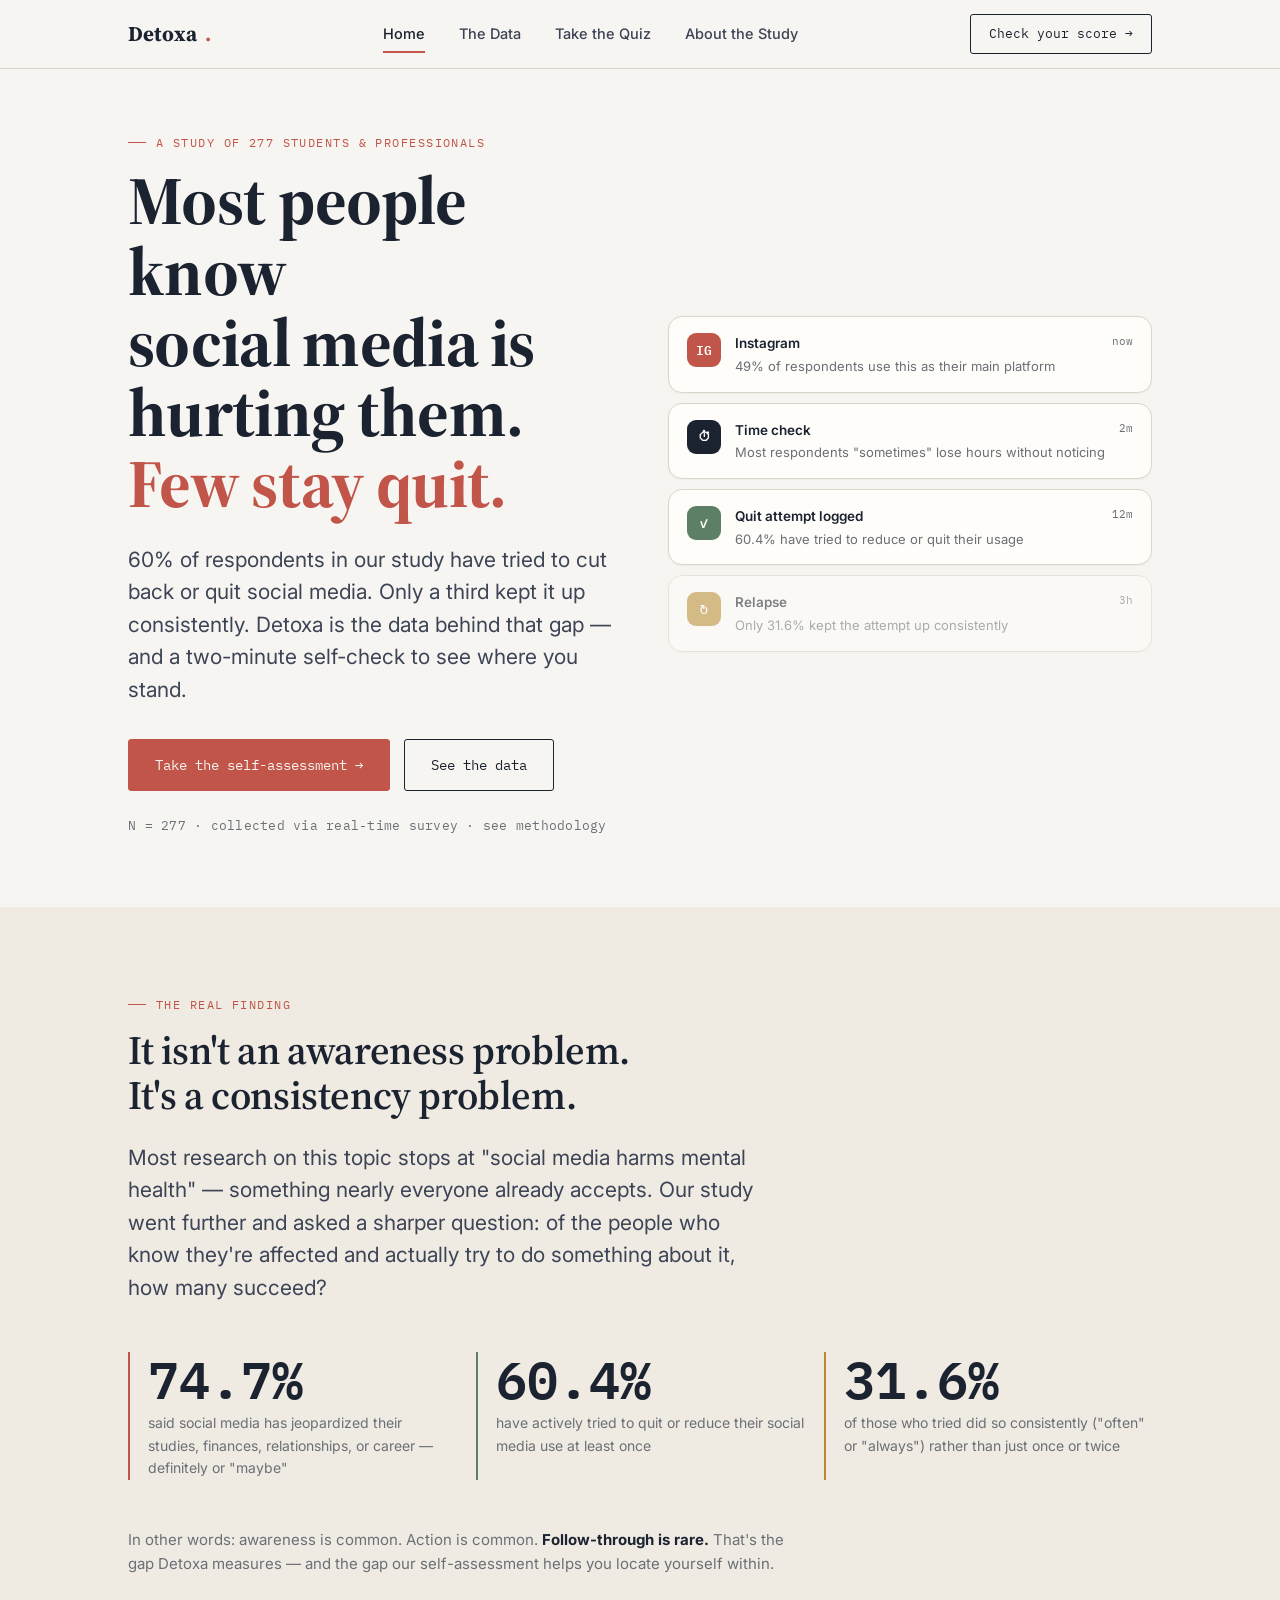
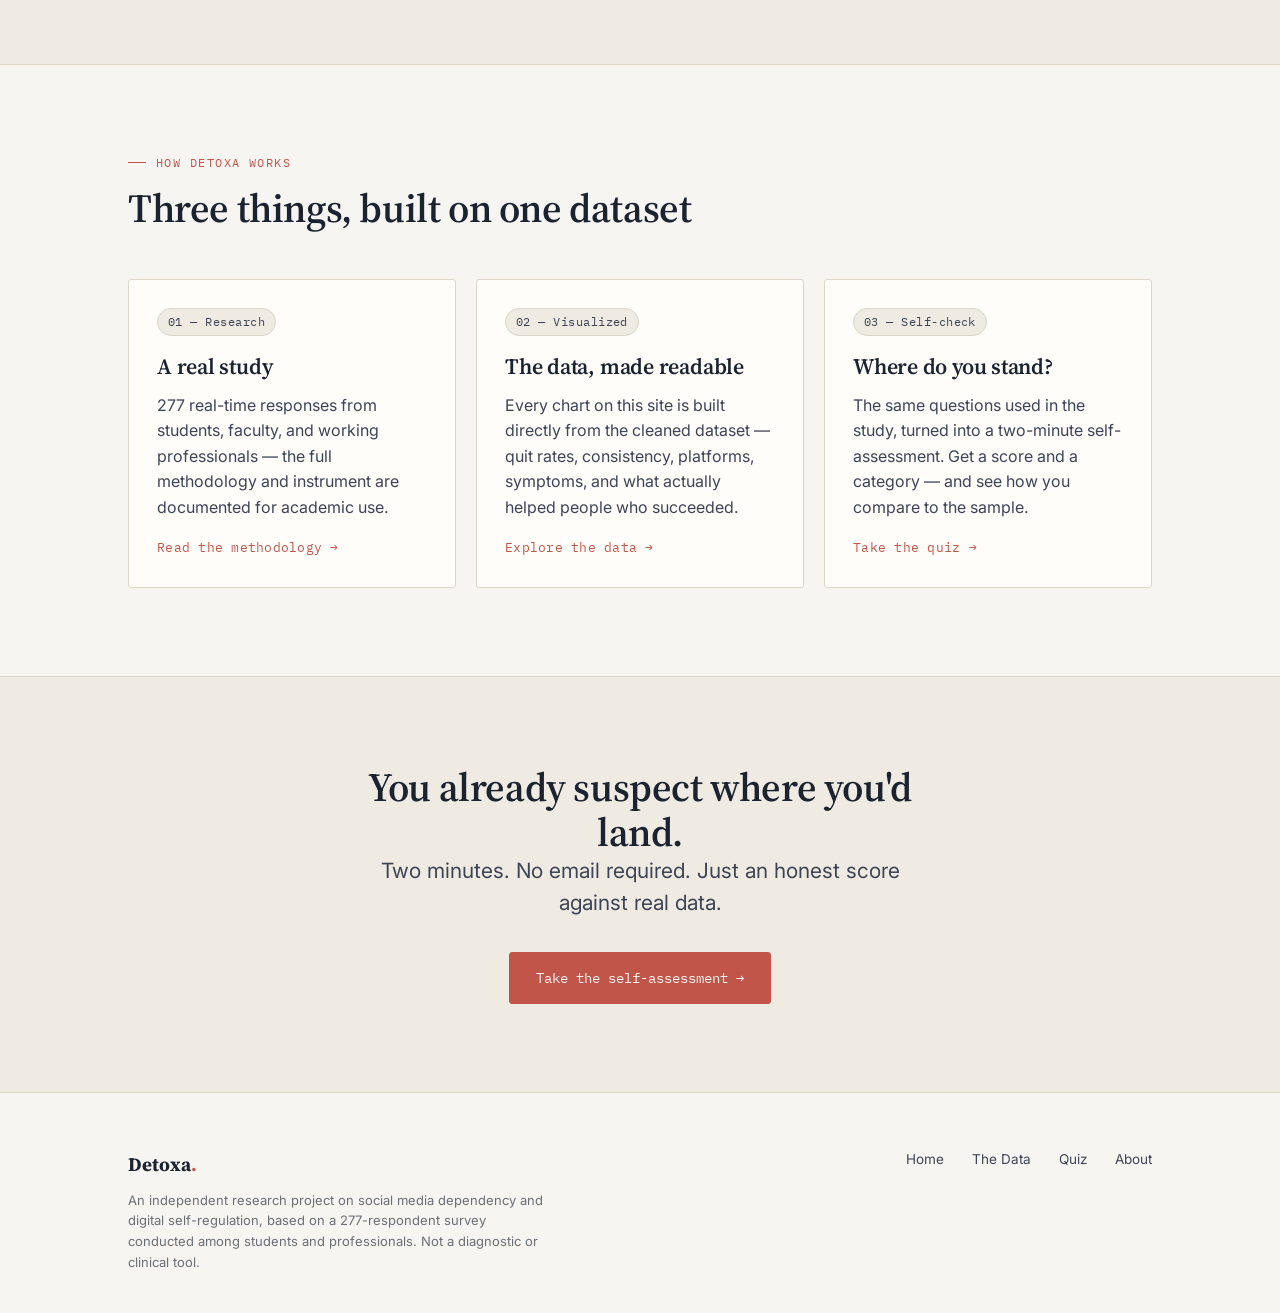
<file: index.html>
<!DOCTYPE html>
<html lang="en">
<head>
<meta charset="UTF-8">
<meta name="viewport" content="width=device-width, initial-scale=1.0">
<title>Detoxa — Are you trying to quit, or just thinking about it?</title>
<meta name="description" content="A research study of 277 students and professionals on social media dependency, quit attempts, and why most attempts don't stick. Take the self-assessment.">
<link rel="preconnect" href="https://fonts.googleapis.com">
<link href="https://fonts.googleapis.com/css2?family=Source+Serif+4:wght@500;600;700&family=Inter:wght@400;500;600;700&family=IBM+Plex+Mono:wght@400;500;600&display=swap" rel="stylesheet">
<link rel="stylesheet" href="css/style.css">
</head>
<body>

<nav class="nav">
  <div class="wrap nav__inner">
    <a href="index.html" class="nav__brand">Detoxa<span class="dot">.</span></a>
    <div class="nav__links">
      <a href="index.html" class="active">Home</a>
      <a href="data.html">The Data</a>
      <a href="quiz.html">Take the Quiz</a>
      <a href="about.html">About the Study</a>
    </div>
    <a href="quiz.html" class="nav__cta">Check your score →</a>
    <button class="nav__toggle">Menu</button>
  </div>
  <div class="nav__mobile">
    <a href="index.html" class="active">Home</a>
    <a href="data.html">The Data</a>
    <a href="quiz.html">Take the Quiz</a>
    <a href="about.html">About the Study</a>
  </div>
</nav>

<!-- ============ HERO ============ -->
<header class="section" style="padding-top:64px; padding-bottom:72px;">
  <div class="wrap">
    <div class="grid-2" style="align-items:center; gap:56px;">
      <div>
        <p class="eyebrow">A study of 277 students &amp; professionals</p>
        <h1>Most people know<br>social media is hurting them.<br><span style="color:var(--clay);">Few stay quit.</span></h1>
        <p class="lede mt-24">
          60% of respondents in our study have tried to cut back or quit social media.
          Only a third kept it up consistently. Detoxa is the data behind that gap —
          and a two-minute self-check to see where you stand.
        </p>
        <div class="mt-32" style="display:flex; gap:14px; flex-wrap:wrap;">
          <a href="quiz.html" class="btn btn--clay">Take the self-assessment →</a>
          <a href="data.html" class="btn btn--ghost">See the data</a>
        </div>
        <p class="cap mt-24">N = 277 · collected via real-time survey · see methodology</p>
      </div>

      <!-- Signature element: locked-screen notification stack -->
      <div class="notif-stack fade-up" aria-hidden="false">
        <div class="notif">
          <div class="notif__icon" style="background:#C1554A;">IG</div>
          <div class="notif__body">
            <div class="notif__title">Instagram</div>
            <div class="notif__text">49% of respondents use this as their main platform</div>
          </div>
          <div class="notif__time">now</div>
        </div>
        <div class="notif">
          <div class="notif__icon" style="background:#1B2230;">⏱</div>
          <div class="notif__body">
            <div class="notif__title">Time check</div>
            <div class="notif__text">Most respondents "sometimes" lose hours without noticing</div>
          </div>
          <div class="notif__time">2m</div>
        </div>
        <div class="notif">
          <div class="notif__icon" style="background:var(--sage);">✓</div>
          <div class="notif__body">
            <div class="notif__title">Quit attempt logged</div>
            <div class="notif__text">60.4% have tried to reduce or quit their usage</div>
          </div>
          <div class="notif__time">12m</div>
        </div>
        <div class="notif" style="opacity:0.55;">
          <div class="notif__icon" style="background:var(--gold);">↻</div>
          <div class="notif__body">
            <div class="notif__title">Relapse</div>
            <div class="notif__text">Only 31.6% kept the attempt up consistently</div>
          </div>
          <div class="notif__time">3h</div>
        </div>
      </div>
    </div>
  </div>
</header>

<!-- ============ THE FINDING ============ -->
<section class="section section--dim">
  <div class="wrap">
    <p class="eyebrow">The real finding</p>
    <h2 class="fade-up" style="max-width:760px;">It isn't an awareness problem.<br>It's a consistency problem.</h2>
    <p class="lede mt-24 fade-up">
      Most research on this topic stops at "social media harms mental health" — something nearly everyone
      already accepts. Our study went further and asked a sharper question: of the people who know they're
      affected and actually try to do something about it, how many succeed?
    </p>

    <div class="grid-3 mt-48">
      <div class="statblock fade-up">
        <div class="num">74.7%</div>
        <div class="label">said social media has jeopardized their studies, finances, relationships, or career — definitely or "maybe"</div>
      </div>
      <div class="statblock statblock--sage fade-up">
        <div class="num">60.4%</div>
        <div class="label">have actively tried to quit or reduce their social media use at least once</div>
      </div>
      <div class="statblock statblock--gold fade-up">
        <div class="num">31.6%</div>
        <div class="label">of those who tried did so consistently ("often" or "always") rather than just once or twice</div>
      </div>
    </div>

    <p class="mt-48 fade-up" style="max-width:680px; font-size:15px; color:var(--gray);">
      In other words: awareness is common. Action is common. <strong style="color:var(--ink);">Follow-through is rare.</strong>
      That's the gap Detoxa measures — and the gap our self-assessment helps you locate yourself within.
    </p>
  </div>
</section>

<!-- ============ HOW IT WORKS ============ -->
<section class="section">
  <div class="wrap">
    <p class="eyebrow">How Detoxa works</p>
    <h2 class="fade-up">Three things, built on one dataset</h2>

    <div class="grid-3 mt-48">
      <div class="card fade-up">
        <span class="tag">01 — Research</span>
        <h3 class="mt-16">A real study</h3>
        <p class="mt-12">277 real-time responses from students, faculty, and working professionals — the full
        methodology and instrument are documented for academic use.</p>
        <a href="about.html" class="cap mt-16" style="display:inline-block; color:var(--clay);">Read the methodology →</a>
      </div>
      <div class="card fade-up">
        <span class="tag">02 — Visualized</span>
        <h3 class="mt-16">The data, made readable</h3>
        <p class="mt-12">Every chart on this site is built directly from the cleaned dataset — quit rates,
        consistency, platforms, symptoms, and what actually helped people who succeeded.</p>
        <a href="data.html" class="cap mt-16" style="display:inline-block; color:var(--clay);">Explore the data →</a>
      </div>
      <div class="card fade-up">
        <span class="tag">03 — Self-check</span>
        <h3 class="mt-16">Where do you stand?</h3>
        <p class="mt-12">The same questions used in the study, turned into a two-minute self-assessment.
        Get a score and a category — and see how you compare to the sample.</p>
        <a href="quiz.html" class="cap mt-16" style="display:inline-block; color:var(--clay);">Take the quiz →</a>
      </div>
    </div>
  </div>
</section>

<!-- ============ CLOSING CTA ============ -->
<section class="section section--dim text-center">
  <div class="wrap" style="max-width:620px; margin:0 auto;">
    <h2 class="fade-up">You already suspect where you'd land.</h2>
    <p class="lede mt-16 fade-up" style="margin:0 auto;">Two minutes. No email required. Just an honest score against real data.</p>
    <a href="quiz.html" class="btn btn--clay mt-32 fade-up" style="display:inline-flex;">Take the self-assessment →</a>
  </div>
</section>

<footer class="footer">
  <div class="wrap footer__inner">
    <div>
      <div class="footer__brand">Detoxa<span style="color:var(--clay);">.</span></div>
      <p class="footer__note">An independent research project on social media dependency and digital
      self-regulation, based on a 277-respondent survey conducted among students and professionals.
      Not a diagnostic or clinical tool.</p>
    </div>
    <div class="footer__links">
      <a href="index.html">Home</a>
      <a href="data.html">The Data</a>
      <a href="quiz.html">Quiz</a>
      <a href="about.html">About</a>
    </div>
  </div>
</footer>

<script src="js/main.js"></script>
</body>
</html>
</file>
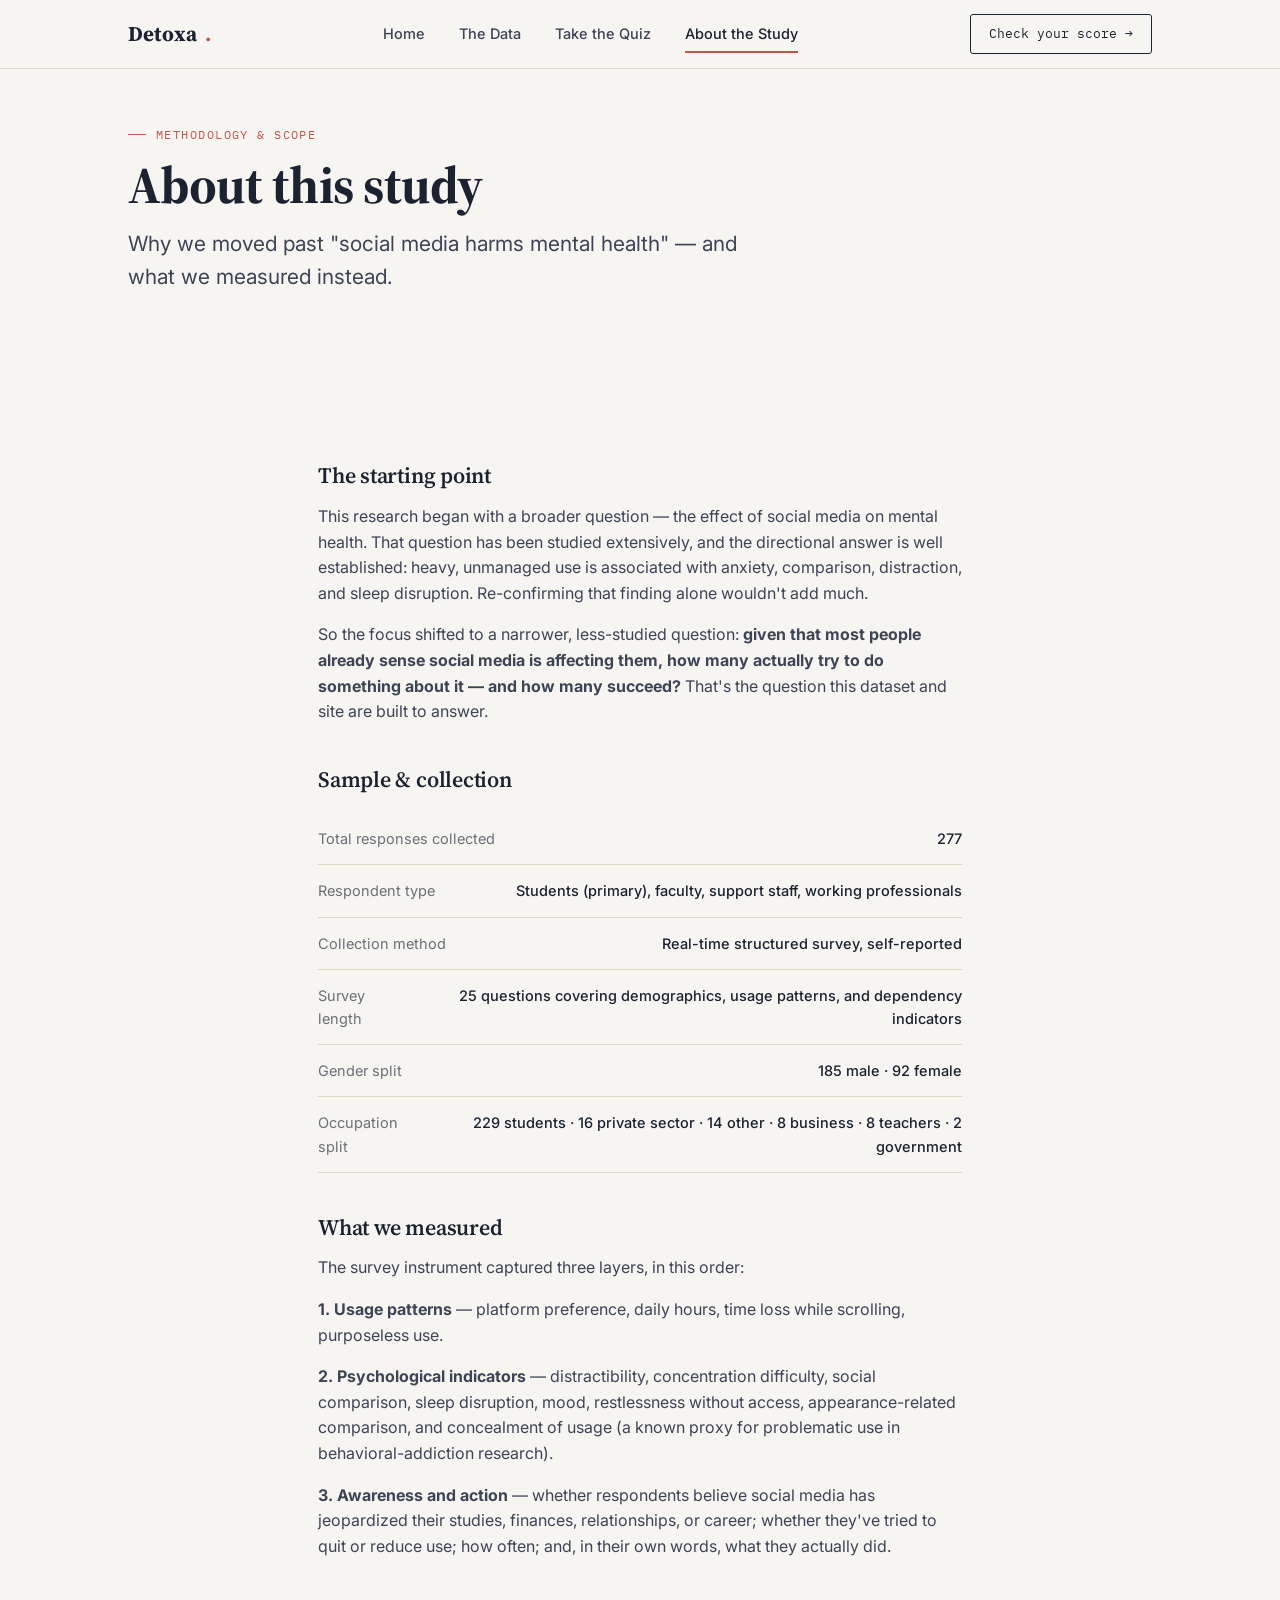
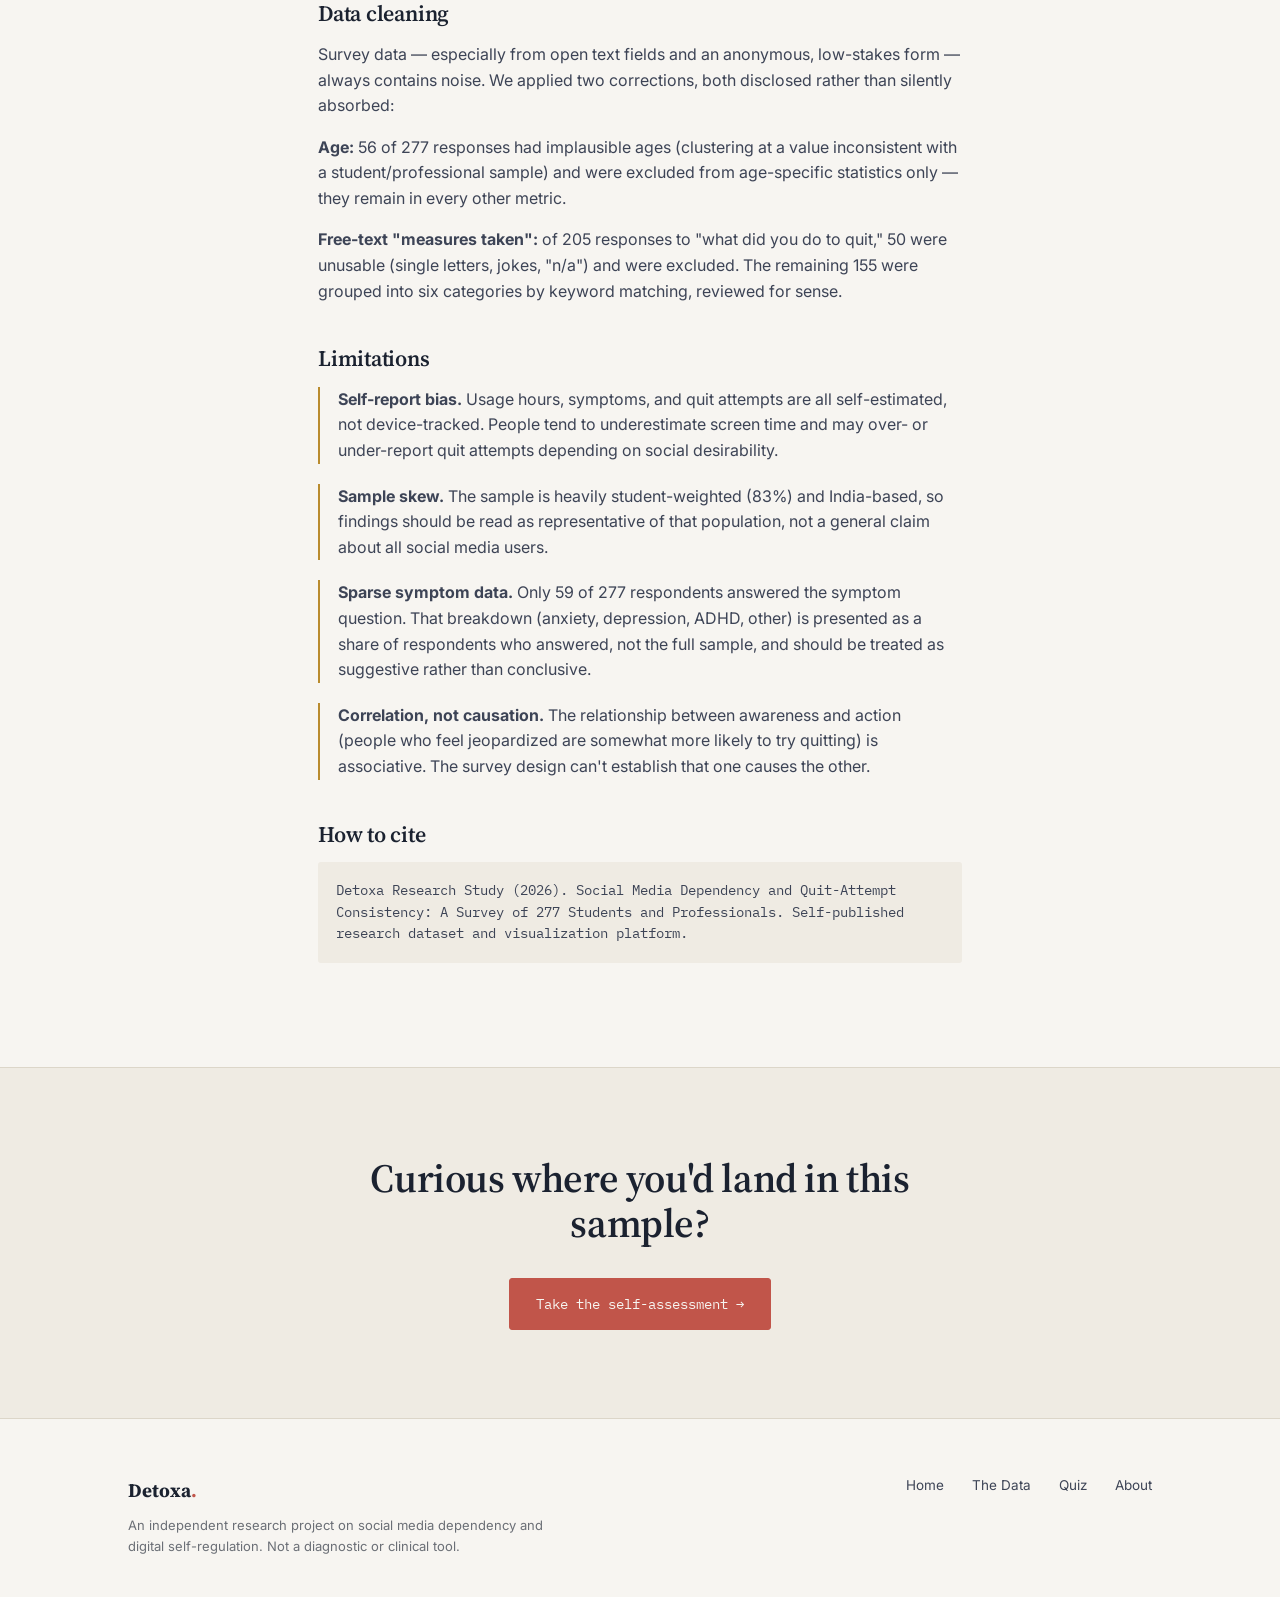
<file: about.html>
<!DOCTYPE html>
<html lang="en">
<head>
<meta charset="UTF-8">
<meta name="viewport" content="width=device-width, initial-scale=1.0">
<title>About the Study — Detoxa</title>
<meta name="description" content="Methodology, sample, and limitations behind the Detoxa research study on social media dependency and quit attempts.">
<link rel="preconnect" href="https://fonts.googleapis.com">
<link href="https://fonts.googleapis.com/css2?family=Source+Serif+4:wght@500;600;700&family=Inter:wght@400;500;600;700&family=IBM+Plex+Mono:wght@400;500;600&display=swap" rel="stylesheet">
<link rel="stylesheet" href="css/style.css">
<style>
  .prose { max-width: 700px; }
  .prose p { margin-bottom: 16px; font-size: 16px; }
  .prose h3 { margin-top: 40px; margin-bottom: 14px; }
  .method-list { list-style: none; padding: 0; margin: 20px 0; }
  .method-list li {
    padding: 14px 0; border-bottom: 1px solid var(--line);
    display: flex; justify-content: space-between; gap: 20px; font-size: 14.5px;
  }
  .method-list li span:first-child { color: var(--gray); }
  .method-list li span:last-child { color: var(--ink); font-weight: 500; text-align: right; }
  .limit-card { border-left: 2px solid var(--gold); padding-left:18px; margin-bottom:20px; }
</style>
</head>
<body>

<nav class="nav">
  <div class="wrap nav__inner">
    <a href="index.html" class="nav__brand">Detoxa<span class="dot">.</span></a>
    <div class="nav__links">
      <a href="index.html">Home</a>
      <a href="data.html">The Data</a>
      <a href="quiz.html">Take the Quiz</a>
      <a href="about.html" class="active">About the Study</a>
    </div>
    <a href="quiz.html" class="nav__cta">Check your score →</a>
    <button class="nav__toggle">Menu</button>
  </div>
  <div class="nav__mobile">
    <a href="index.html">Home</a>
    <a href="data.html">The Data</a>
    <a href="quiz.html">Take the Quiz</a>
    <a href="about.html" class="active">About the Study</a>
  </div>
</nav>

<header class="section section--tight" style="padding-bottom:40px;">
  <div class="wrap">
    <p class="eyebrow">Methodology &amp; scope</p>
    <h1 style="font-size:clamp(34px,5vw,52px);">About this study</h1>
    <p class="lede mt-16">Why we moved past "social media harms mental health" — and what we measured instead.</p>
  </div>
</header>

<section class="section">
  <div class="wrap prose">
    <h3>The starting point</h3>
    <p>This research began with a broader question — the effect of social media on mental health. That question
    has been studied extensively, and the directional answer is well established: heavy, unmanaged use is
    associated with anxiety, comparison, distraction, and sleep disruption. Re-confirming that finding alone
    wouldn't add much.</p>
    <p>So the focus shifted to a narrower, less-studied question: <strong>given that most people already sense
    social media is affecting them, how many actually try to do something about it — and how many succeed?</strong>
    That's the question this dataset and site are built to answer.</p>

    <h3>Sample &amp; collection</h3>
    <ul class="method-list">
      <li><span>Total responses collected</span><span>277</span></li>
      <li><span>Respondent type</span><span>Students (primary), faculty, support staff, working professionals</span></li>
      <li><span>Collection method</span><span>Real-time structured survey, self-reported</span></li>
      <li><span>Survey length</span><span>25 questions covering demographics, usage patterns, and dependency indicators</span></li>
      <li><span>Gender split</span><span>185 male · 92 female</span></li>
      <li><span>Occupation split</span><span>229 students · 16 private sector · 14 other · 8 business · 8 teachers · 2 government</span></li>
    </ul>

    <h3>What we measured</h3>
    <p>The survey instrument captured three layers, in this order:</p>
    <p><strong>1. Usage patterns</strong> — platform preference, daily hours, time loss while scrolling, purposeless use.</p>
    <p><strong>2. Psychological indicators</strong> — distractibility, concentration difficulty, social comparison,
    sleep disruption, mood, restlessness without access, appearance-related comparison, and concealment of usage
    (a known proxy for problematic use in behavioral-addiction research).</p>
    <p><strong>3. Awareness and action</strong> — whether respondents believe social media has jeopardized their
    studies, finances, relationships, or career; whether they've tried to quit or reduce use; how often; and, in
    their own words, what they actually did.</p>

    <h3>Data cleaning</h3>
    <p>Survey data — especially from open text fields and an anonymous, low-stakes form — always contains noise.
    We applied two corrections, both disclosed rather than silently absorbed:</p>
    <p><strong>Age:</strong> 56 of 277 responses had implausible ages (clustering at a value inconsistent with a
    student/professional sample) and were excluded from age-specific statistics only — they remain in every other
    metric.</p>
    <p><strong>Free-text "measures taken":</strong> of 205 responses to "what did you do to quit," 50 were
    unusable (single letters, jokes, "n/a") and were excluded. The remaining 155 were grouped into six categories
    by keyword matching, reviewed for sense.</p>

    <h3>Limitations</h3>
    <div class="limit-card">
      <p><strong>Self-report bias.</strong> Usage hours, symptoms, and quit attempts are all self-estimated, not
      device-tracked. People tend to underestimate screen time and may over- or under-report quit attempts
      depending on social desirability.</p>
    </div>
    <div class="limit-card">
      <p><strong>Sample skew.</strong> The sample is heavily student-weighted (83%) and India-based, so findings
      should be read as representative of that population, not a general claim about all social media users.</p>
    </div>
    <div class="limit-card">
      <p><strong>Sparse symptom data.</strong> Only 59 of 277 respondents answered the symptom question. That
      breakdown (anxiety, depression, ADHD, other) is presented as a share of respondents who answered, not the
      full sample, and should be treated as suggestive rather than conclusive.</p>
    </div>
    <div class="limit-card">
      <p><strong>Correlation, not causation.</strong> The relationship between awareness and action (people who
      feel jeopardized are somewhat more likely to try quitting) is associative. The survey design can't establish
      that one causes the other.</p>
    </div>

    <h3>How to cite</h3>
    <p style="font-family:var(--mono); font-size:13.5px; background:var(--paper-dim); padding:18px; border-radius:var(--radius); color:var(--ink-soft);">
      Detoxa Research Study (2026). Social Media Dependency and Quit-Attempt Consistency: A Survey of 277
      Students and Professionals. Self-published research dataset and visualization platform.
    </p>
  </div>
</section>

<section class="section section--dim text-center">
  <div class="wrap" style="max-width:600px; margin:0 auto;">
    <h2 class="fade-up">Curious where you'd land in this sample?</h2>
    <a href="quiz.html" class="btn btn--clay mt-32 fade-up" style="display:inline-flex;">Take the self-assessment →</a>
  </div>
</section>

<footer class="footer">
  <div class="wrap footer__inner">
    <div>
      <div class="footer__brand">Detoxa<span style="color:var(--clay);">.</span></div>
      <p class="footer__note">An independent research project on social media dependency and digital
      self-regulation. Not a diagnostic or clinical tool.</p>
    </div>
    <div class="footer__links">
      <a href="index.html">Home</a>
      <a href="data.html">The Data</a>
      <a href="quiz.html">Quiz</a>
      <a href="about.html">About</a>
    </div>
  </div>
</footer>

<script src="js/main.js"></script>
</body>
</html>
</file>
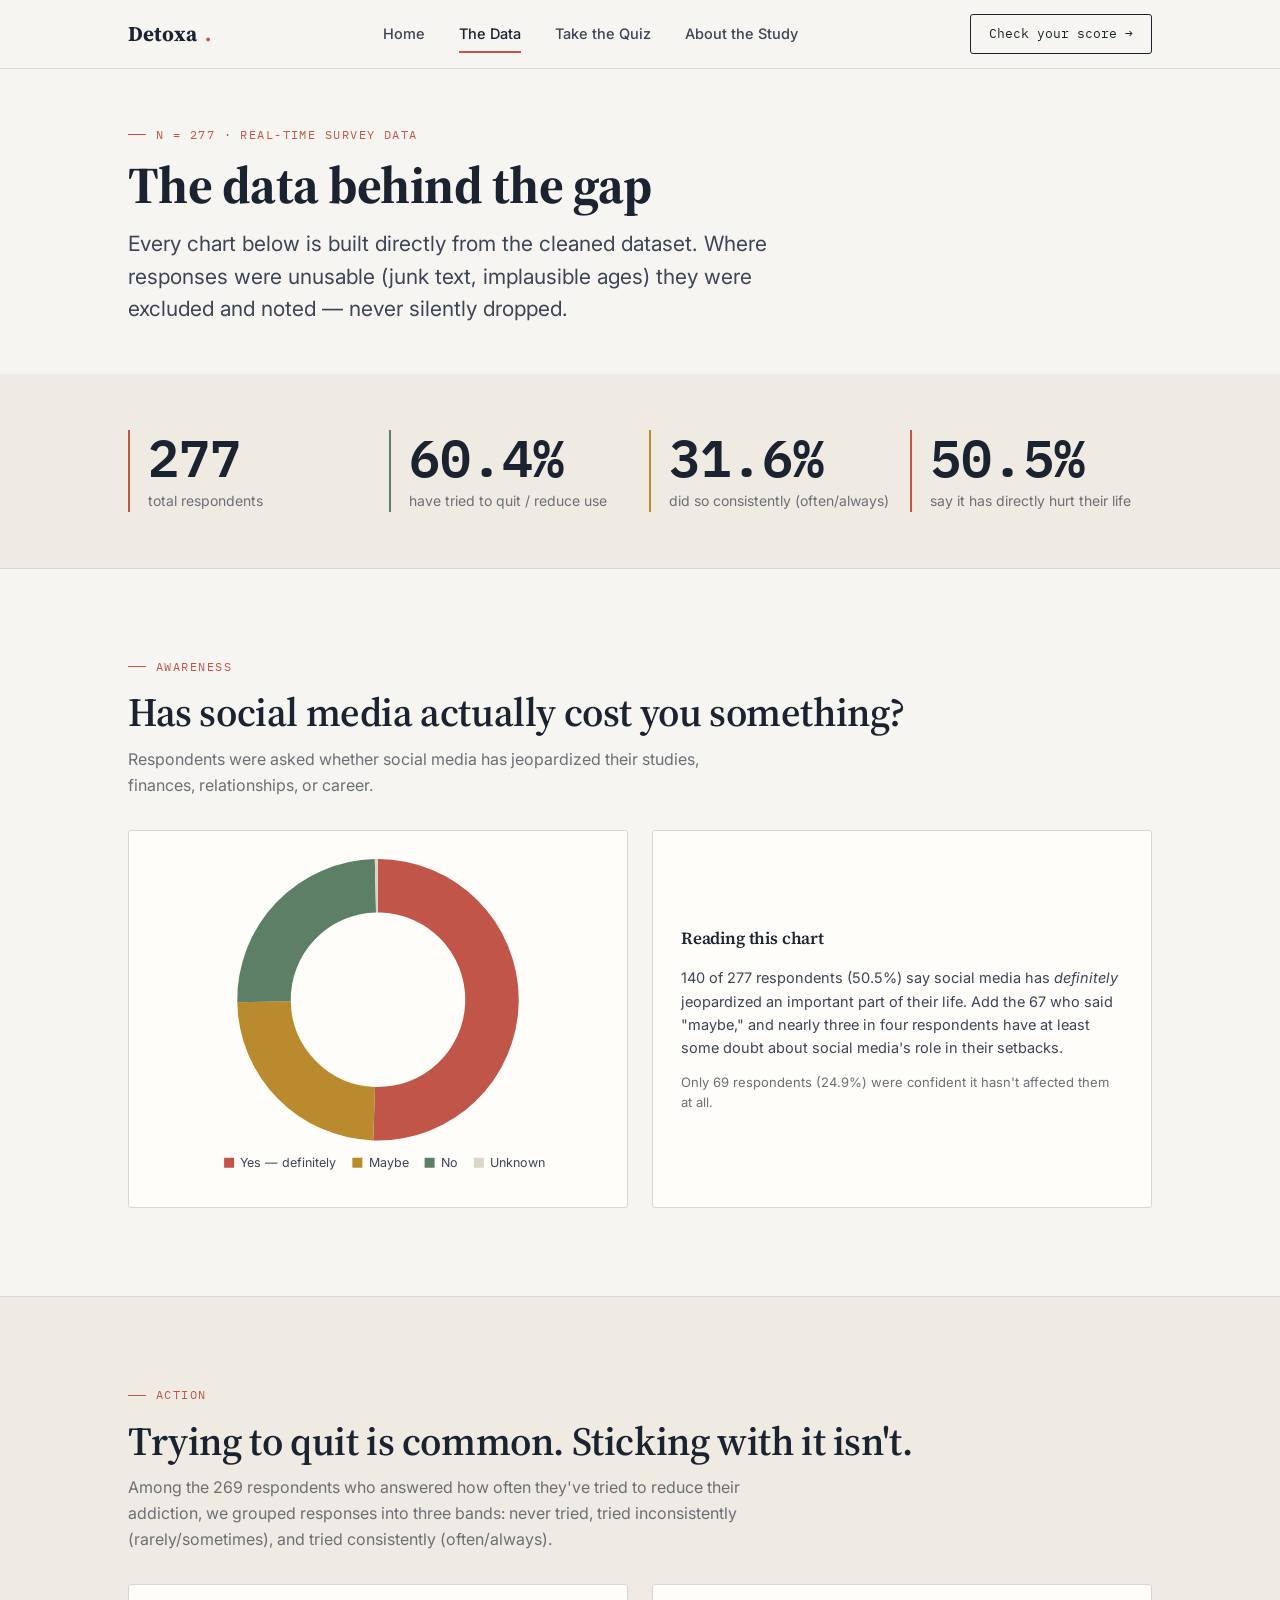
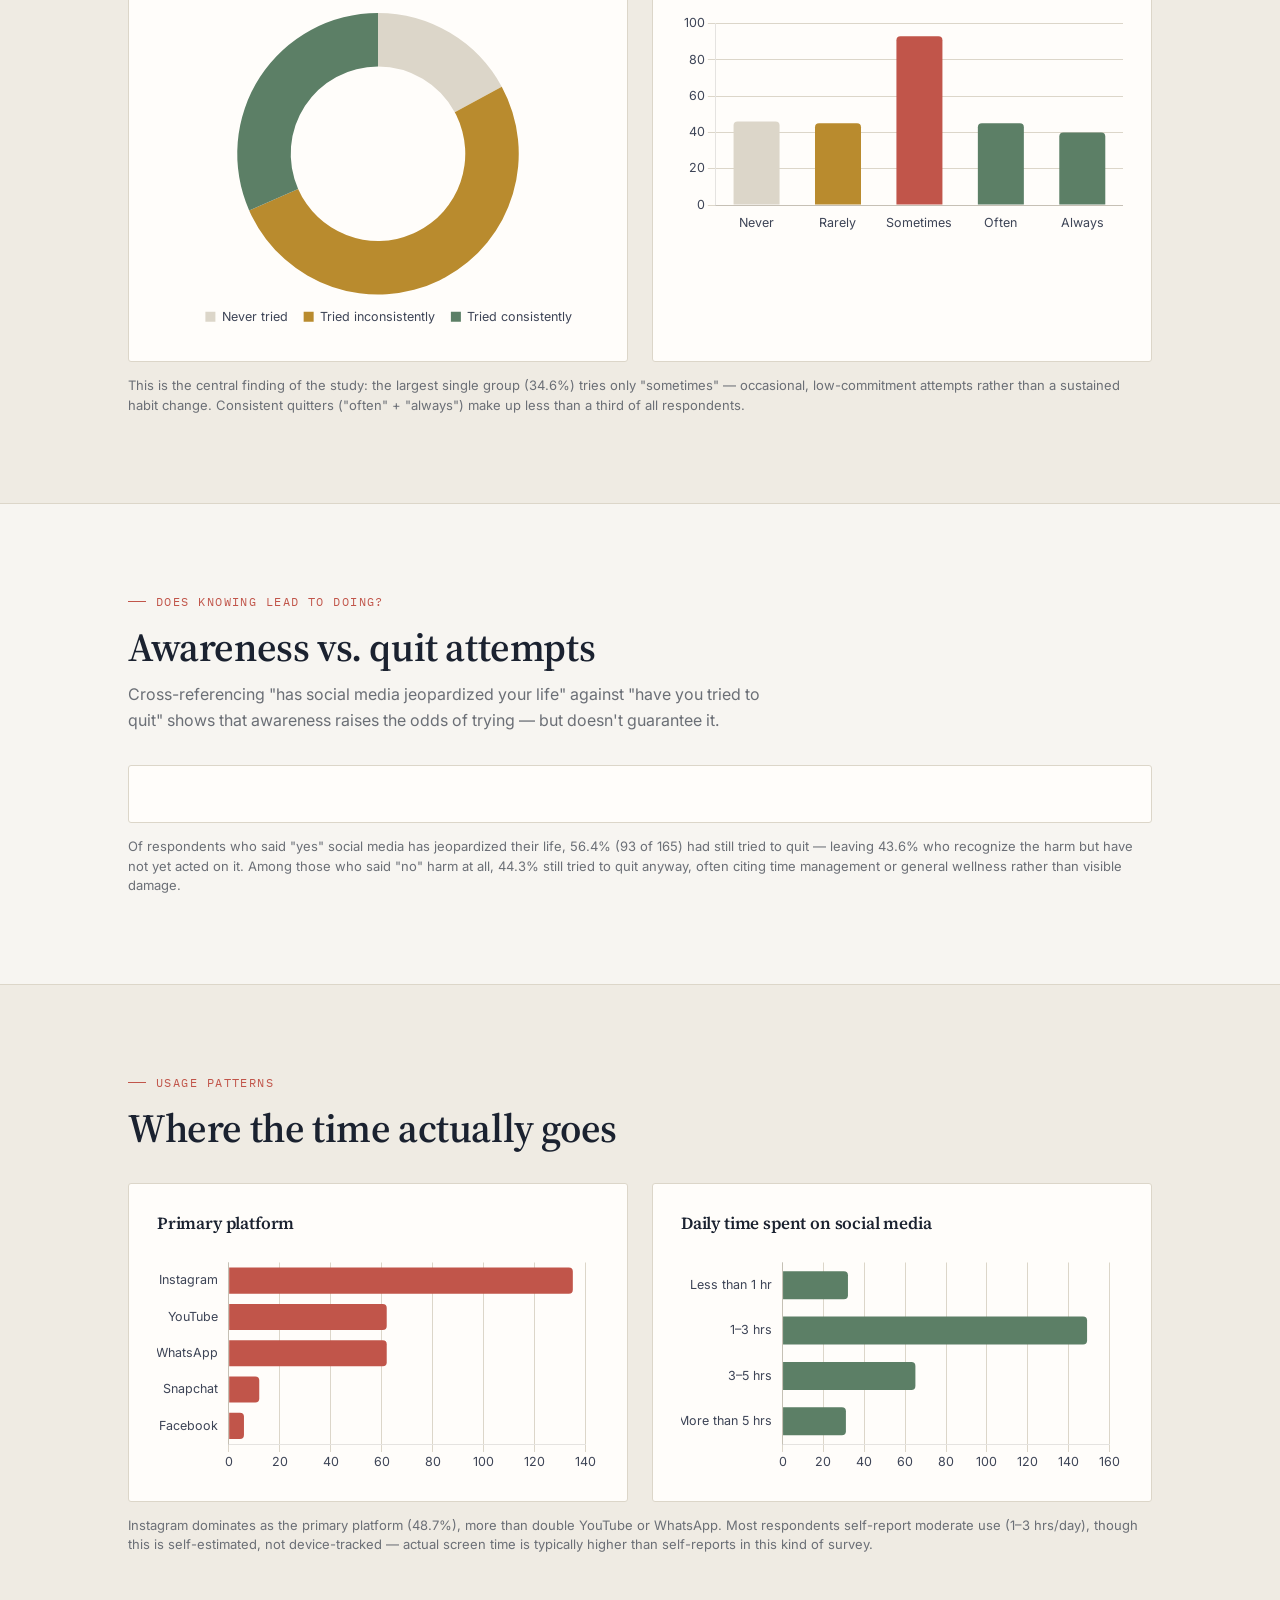
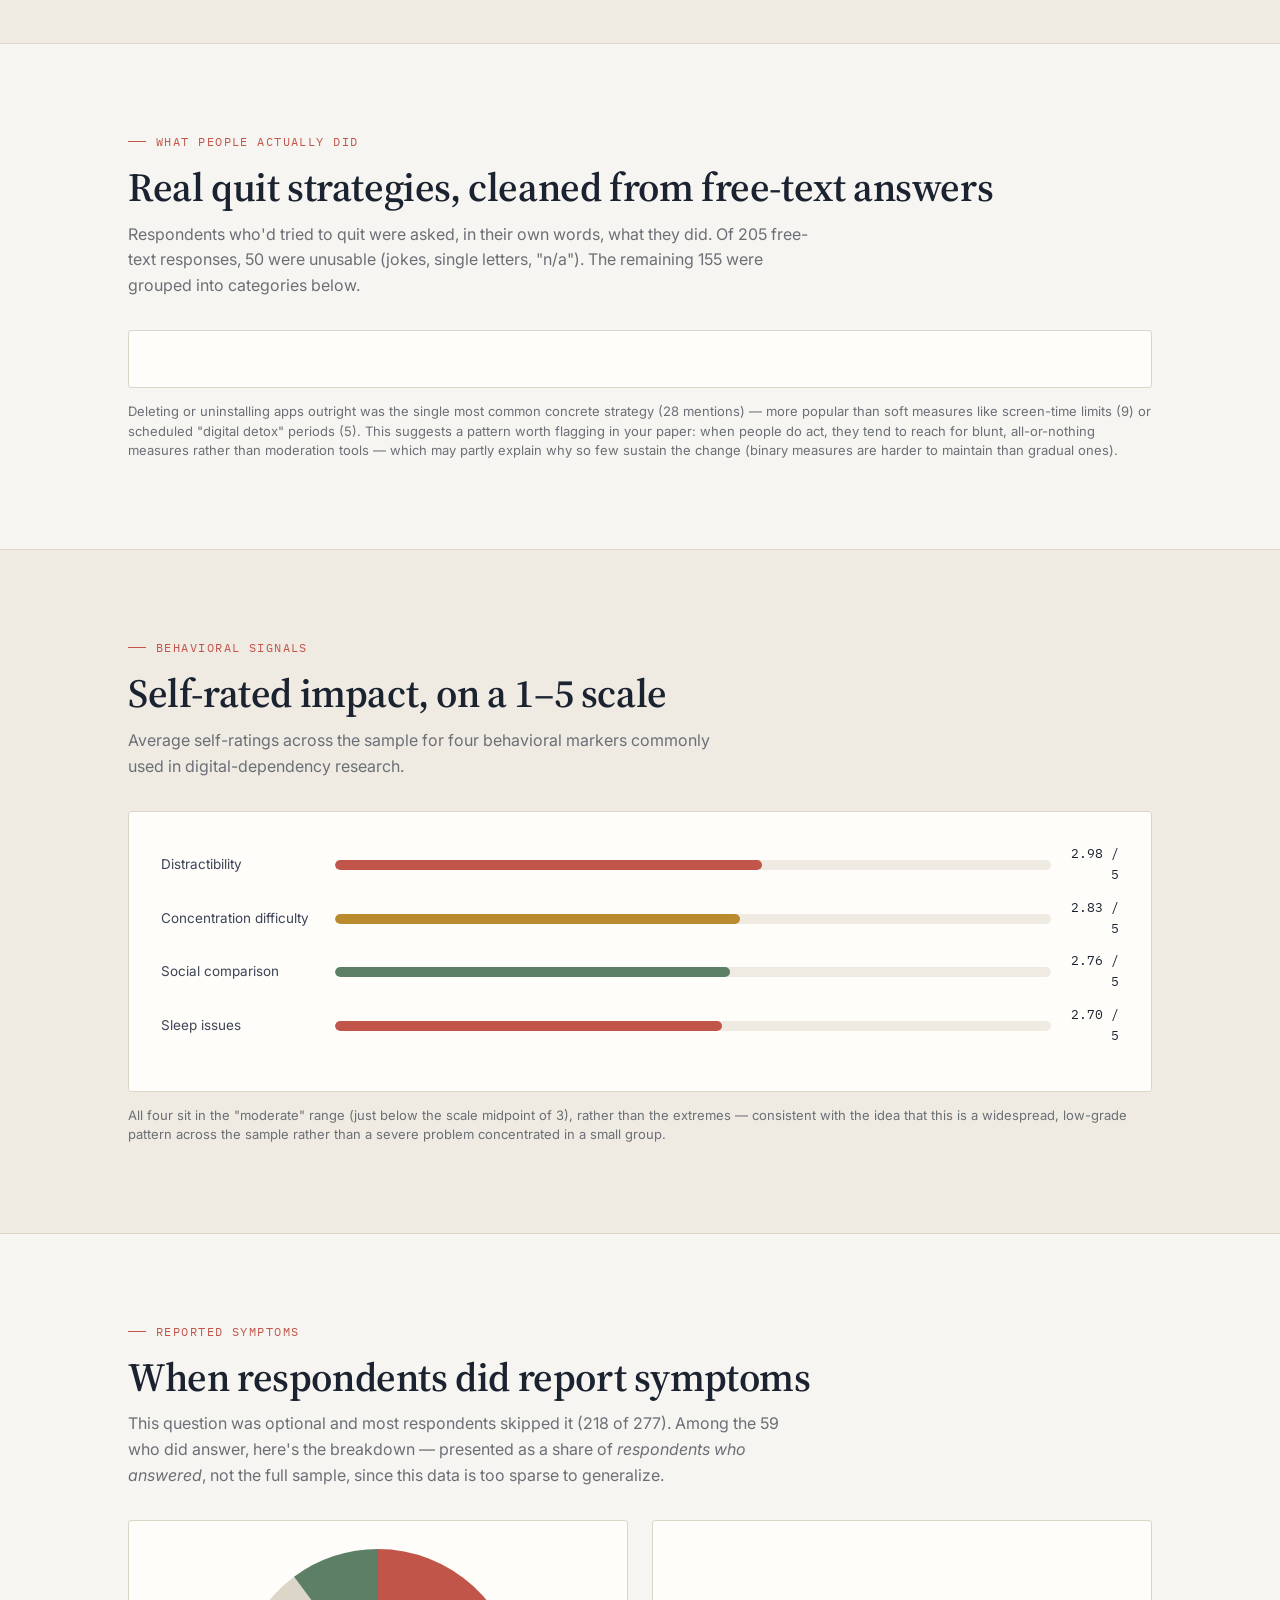
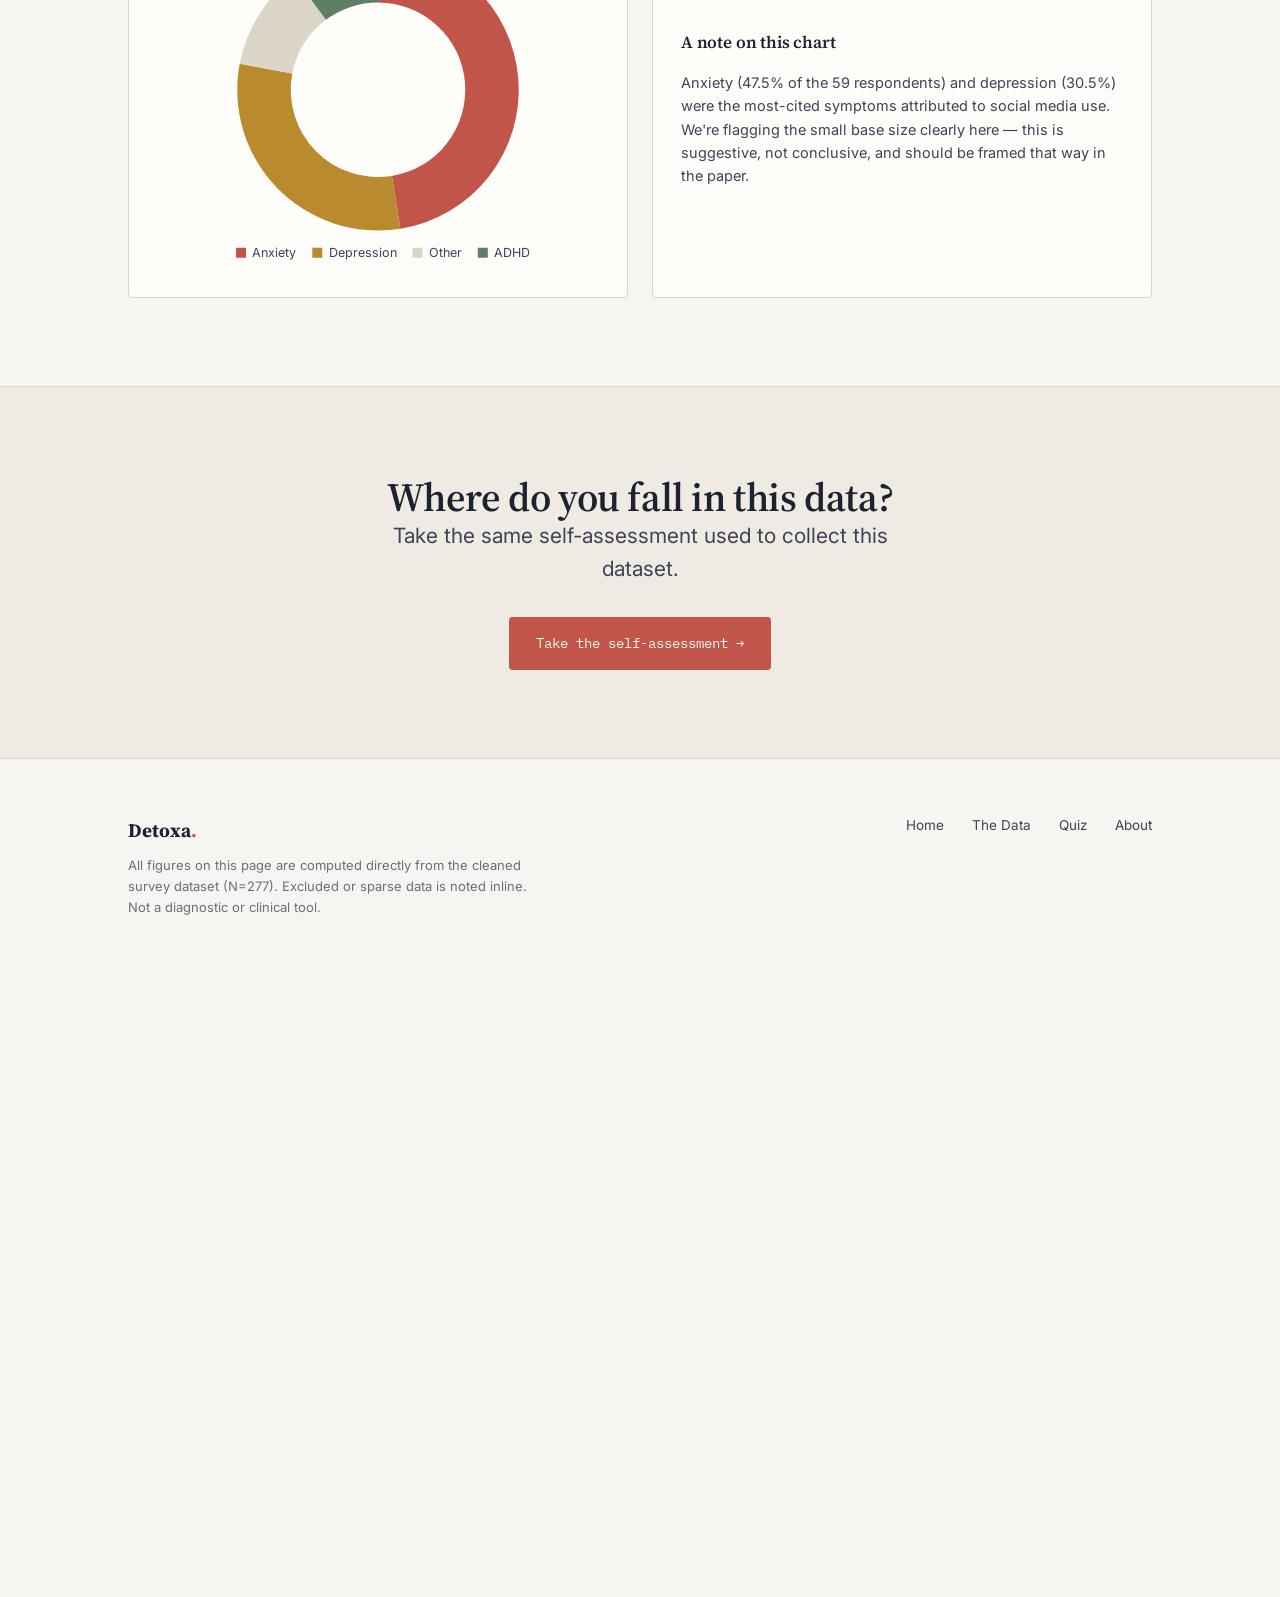
<file: data.html>
<!DOCTYPE html>
<html lang="en">
<head>
<meta charset="UTF-8">
<meta name="viewport" content="width=device-width, initial-scale=1.0">
<title>The Data — Detoxa</title>
<meta name="description" content="Visualized findings from a 277-respondent study on social media dependency, quit attempts, and consistency.">
<link rel="preconnect" href="https://fonts.googleapis.com">
<link href="https://fonts.googleapis.com/css2?family=Source+Serif+4:wght@500;600;700&family=Inter:wght@400;500;600;700&family=IBM+Plex+Mono:wght@400;500;600&display=swap" rel="stylesheet">
<link rel="stylesheet" href="css/style.css">
<style>
  .chart-card { background:var(--white); border:1px solid var(--line); border-radius:var(--radius); padding:28px; }
  .chart-card canvas { max-height: 320px; }
  .chart-card h4 { margin-bottom:4px; }
  .chart-note { font-size:13px; color:var(--gray); margin-top:14px; line-height:1.5; }
  .legend-dot { display:inline-block; width:9px; height:9px; border-radius:50%; margin-right:6px; }
</style>
</head>
<body>

<nav class="nav">
  <div class="wrap nav__inner">
    <a href="index.html" class="nav__brand">Detoxa<span class="dot">.</span></a>
    <div class="nav__links">
      <a href="index.html">Home</a>
      <a href="data.html" class="active">The Data</a>
      <a href="quiz.html">Take the Quiz</a>
      <a href="about.html">About the Study</a>
    </div>
    <a href="quiz.html" class="nav__cta">Check your score →</a>
    <button class="nav__toggle">Menu</button>
  </div>
  <div class="nav__mobile">
    <a href="index.html">Home</a>
    <a href="data.html" class="active">The Data</a>
    <a href="quiz.html">Take the Quiz</a>
    <a href="about.html">About the Study</a>
  </div>
</nav>

<header class="section section--tight" style="padding-bottom:48px;">
  <div class="wrap">
    <p class="eyebrow">N = 277 · real-time survey data</p>
    <h1 style="font-size:clamp(34px,5vw,52px);">The data behind the gap</h1>
    <p class="lede mt-16">Every chart below is built directly from the cleaned dataset. Where responses
    were unusable (junk text, implausible ages) they were excluded and noted — never silently dropped.</p>
  </div>
</header>

<!-- TOP-LINE STATS -->
<section class="section section--tight section--dim">
  <div class="wrap">
    <div class="grid-4">
      <div class="statblock fade-up">
        <div class="num">277</div>
        <div class="label">total respondents</div>
      </div>
      <div class="statblock statblock--sage fade-up">
        <div class="num">60.4%</div>
        <div class="label">have tried to quit / reduce use</div>
      </div>
      <div class="statblock statblock--gold fade-up">
        <div class="num">31.6%</div>
        <div class="label">did so consistently (often/always)</div>
      </div>
      <div class="statblock fade-up">
        <div class="num">50.5%</div>
        <div class="label">say it has directly hurt their life</div>
      </div>
    </div>
  </div>
</section>

<!-- CHART 1: Jeopardized -->
<section class="section">
  <div class="wrap">
    <p class="eyebrow">Awareness</p>
    <h2 class="fade-up">Has social media actually cost you something?</h2>
    <p class="muted mt-12 fade-up" style="max-width:600px;">Respondents were asked whether social media has
    jeopardized their studies, finances, relationships, or career.</p>

    <div class="grid-2 mt-32 fade-up">
      <div class="chart-card">
        <canvas id="chartJeopardized"></canvas>
      </div>
      <div class="chart-card" style="display:flex; flex-direction:column; justify-content:center;">
        <h4>Reading this chart</h4>
        <p class="mt-12" style="font-size:14.5px;">140 of 277 respondents (50.5%) say social media has
        <em>definitely</em> jeopardized an important part of their life. Add the 67 who said "maybe," and
        nearly three in four respondents have at least some doubt about social media's role in their setbacks.</p>
        <p class="chart-note">Only 69 respondents (24.9%) were confident it hasn't affected them at all.</p>
      </div>
    </div>
  </div>
</section>

<!-- CHART 2: Tried to quit + consistency -->
<section class="section section--dim">
  <div class="wrap">
    <p class="eyebrow">Action</p>
    <h2 class="fade-up">Trying to quit is common. Sticking with it isn't.</h2>
    <p class="muted mt-12 fade-up" style="max-width:640px;">Among the 269 respondents who answered how often
    they've tried to reduce their addiction, we grouped responses into three bands: never tried, tried
    inconsistently (rarely/sometimes), and tried consistently (often/always).</p>

    <div class="grid-2 mt-32 fade-up">
      <div class="chart-card">
        <canvas id="chartConsistency"></canvas>
      </div>
      <div class="chart-card">
        <canvas id="chartFreqBars"></canvas>
      </div>
    </div>
    <p class="chart-note mt-16 fade-up">This is the central finding of the study: the largest single group (34.6%)
    tries only "sometimes" — occasional, low-commitment attempts rather than a sustained habit change. Consistent
    quitters ("often" + "always") make up less than a third of all respondents.</p>
  </div>
</section>

<!-- CHART 3: Awareness vs Action crosstab -->
<section class="section">
  <div class="wrap">
    <p class="eyebrow">Does knowing lead to doing?</p>
    <h2 class="fade-up">Awareness vs. quit attempts</h2>
    <p class="muted mt-12 fade-up" style="max-width:640px;">Cross-referencing "has social media jeopardized your
    life" against "have you tried to quit" shows that awareness raises the odds of trying — but doesn't
    guarantee it.</p>

    <div class="chart-card mt-32 fade-up">
      <canvas id="chartCrosstab"></canvas>
    </div>
    <p class="chart-note mt-16 fade-up">Of respondents who said "yes" social media has jeopardized their life,
    56.4% (93 of 165) had still tried to quit — leaving 43.6% who recognize the harm but have not yet acted on it.
    Among those who said "no" harm at all, 44.3% still tried to quit anyway, often citing time management or
    general wellness rather than visible damage.</p>
  </div>
</section>

<!-- CHART 4: Platforms + hours -->
<section class="section section--dim">
  <div class="wrap">
    <p class="eyebrow">Usage patterns</p>
    <h2 class="fade-up">Where the time actually goes</h2>

    <div class="grid-2 mt-32 fade-up">
      <div class="chart-card">
        <h4>Primary platform</h4>
        <canvas id="chartPlatform" class="mt-16"></canvas>
      </div>
      <div class="chart-card">
        <h4>Daily time spent on social media</h4>
        <canvas id="chartHours" class="mt-16"></canvas>
      </div>
    </div>
    <p class="chart-note mt-16 fade-up">Instagram dominates as the primary platform (48.7%), more than double
    YouTube or WhatsApp. Most respondents self-report moderate use (1–3 hrs/day), though this is self-estimated,
    not device-tracked — actual screen time is typically higher than self-reports in this kind of survey.</p>
  </div>
</section>

<!-- CHART 5: What measures actually worked -->
<section class="section">
  <div class="wrap">
    <p class="eyebrow">What people actually did</p>
    <h2 class="fade-up">Real quit strategies, cleaned from free-text answers</h2>
    <p class="muted mt-12 fade-up" style="max-width:680px;">Respondents who'd tried to quit were asked, in their
    own words, what they did. Of 205 free-text responses, 50 were unusable (jokes, single letters, "n/a").
    The remaining 155 were grouped into categories below.</p>

    <div class="chart-card mt-32 fade-up">
      <canvas id="chartMeasures"></canvas>
    </div>
    <p class="chart-note mt-16 fade-up">Deleting or uninstalling apps outright was the single most common
    concrete strategy (28 mentions) — more popular than soft measures like screen-time limits (9) or
    scheduled "digital detox" periods (5). This suggests a pattern worth flagging in your paper: when people
    do act, they tend to reach for blunt, all-or-nothing measures rather than moderation tools — which may
    partly explain why so few sustain the change (binary measures are harder to maintain than gradual ones).</p>
  </div>
</section>

<!-- CHART 6: Behavioral scale means -->
<section class="section section--dim">
  <div class="wrap">
    <p class="eyebrow">Behavioral signals</p>
    <h2 class="fade-up">Self-rated impact, on a 1–5 scale</h2>
    <p class="muted mt-12 fade-up" style="max-width:600px;">Average self-ratings across the sample for four
    behavioral markers commonly used in digital-dependency research.</p>

    <div class="card mt-32 fade-up" style="padding:32px;">
      <div class="bar-row">
        <div class="bar-label">Distractibility</div>
        <div class="bar-track"><div class="bar-fill" data-pct="59.6"></div></div>
        <div class="bar-val">2.98 / 5</div>
      </div>
      <div class="bar-row">
        <div class="bar-label">Concentration difficulty</div>
        <div class="bar-track"><div class="bar-fill gold" data-pct="56.6"></div></div>
        <div class="bar-val">2.83 / 5</div>
      </div>
      <div class="bar-row">
        <div class="bar-label">Social comparison</div>
        <div class="bar-track"><div class="bar-fill sage" data-pct="55.2"></div></div>
        <div class="bar-val">2.76 / 5</div>
      </div>
      <div class="bar-row">
        <div class="bar-label">Sleep issues</div>
        <div class="bar-track"><div class="bar-fill" data-pct="54.0"></div></div>
        <div class="bar-val">2.70 / 5</div>
      </div>
    </div>
    <p class="chart-note mt-16 fade-up">All four sit in the "moderate" range (just below the scale midpoint of 3),
    rather than the extremes — consistent with the idea that this is a widespread, low-grade pattern across the
    sample rather than a severe problem concentrated in a small group.</p>
  </div>
</section>

<!-- CHART 7: Reported symptoms (sparse, footnoted) -->
<section class="section">
  <div class="wrap">
    <p class="eyebrow">Reported symptoms</p>
    <h2 class="fade-up">When respondents did report symptoms</h2>
    <p class="muted mt-12 fade-up" style="max-width:680px;">This question was optional and most respondents
    skipped it (218 of 277). Among the 59 who did answer, here's the breakdown — presented as a share of
    <em>respondents who answered</em>, not the full sample, since this data is too sparse to generalize.</p>

    <div class="grid-2 mt-32 fade-up">
      <div class="chart-card">
        <canvas id="chartSymptoms"></canvas>
      </div>
      <div class="chart-card" style="display:flex; flex-direction:column; justify-content:center;">
        <h4>A note on this chart</h4>
        <p class="mt-12" style="font-size:14.5px;">Anxiety (47.5% of the 59 respondents) and depression (30.5%)
        were the most-cited symptoms attributed to social media use. We're flagging the small base size clearly
        here — this is suggestive, not conclusive, and should be framed that way in the paper.</p>
      </div>
    </div>
  </div>
</section>

<section class="section section--dim text-center">
  <div class="wrap" style="max-width:600px; margin:0 auto;">
    <h2 class="fade-up">Where do you fall in this data?</h2>
    <p class="lede mt-16 fade-up" style="margin:0 auto;">Take the same self-assessment used to collect this dataset.</p>
    <a href="quiz.html" class="btn btn--clay mt-32 fade-up" style="display:inline-flex;">Take the self-assessment →</a>
  </div>
</section>

<footer class="footer">
  <div class="wrap footer__inner">
    <div>
      <div class="footer__brand">Detoxa<span style="color:var(--clay);">.</span></div>
      <p class="footer__note">All figures on this page are computed directly from the cleaned survey dataset
      (N=277). Excluded or sparse data is noted inline. Not a diagnostic or clinical tool.</p>
    </div>
    <div class="footer__links">
      <a href="index.html">Home</a>
      <a href="data.html">The Data</a>
      <a href="quiz.html">Quiz</a>
      <a href="about.html">About</a>
    </div>
  </div>
</footer>

<script src="js/vendor/chart.umd.js"></script>
<script src="js/main.js"></script>
<script src="js/data-charts.js"></script>
</body>
</html>
</file>
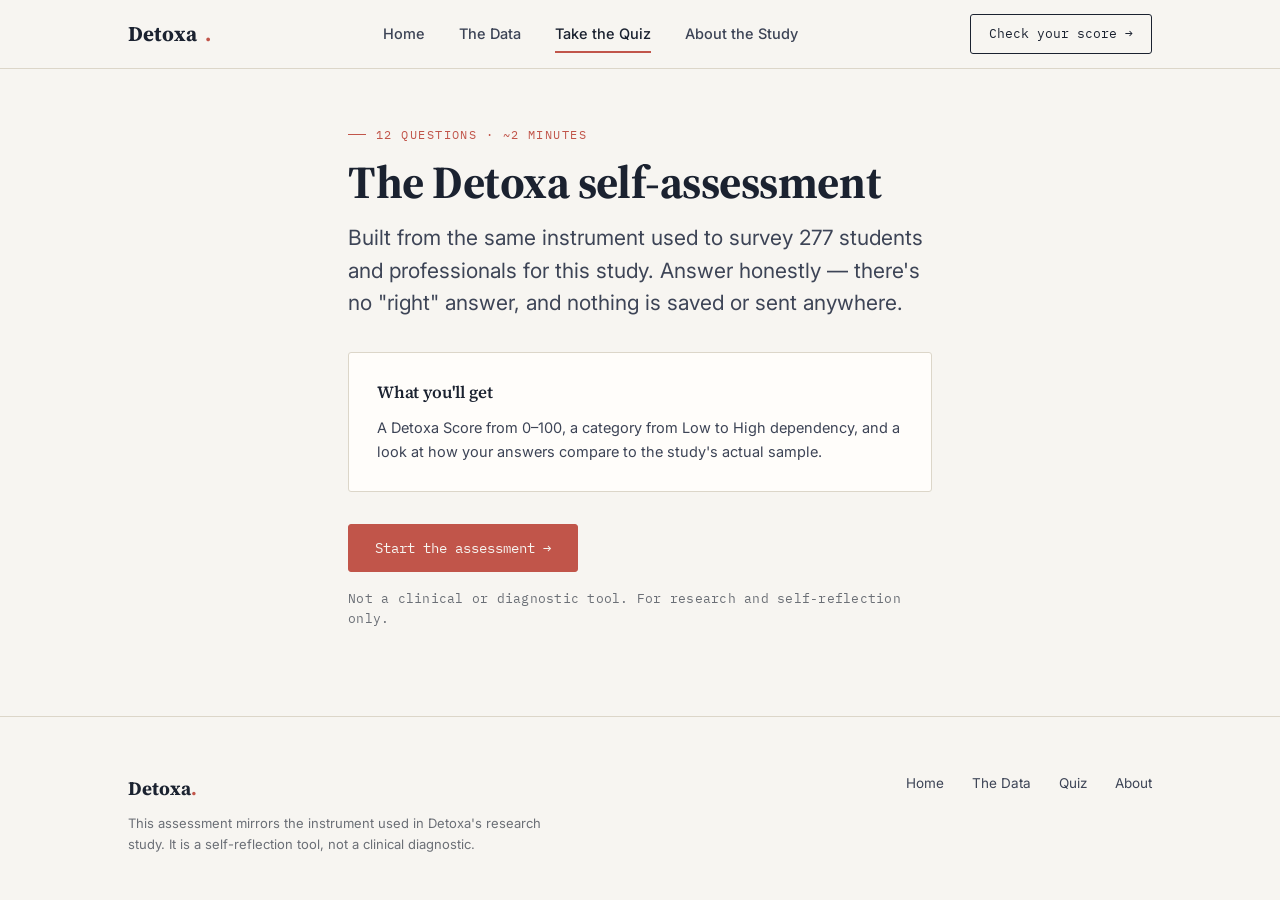
<file: quiz.html>
<!DOCTYPE html>
<html lang="en">
<head>
<meta charset="UTF-8">
<meta name="viewport" content="width=device-width, initial-scale=1.0">
<title>Take the Quiz — Detoxa</title>
<meta name="description" content="A two-minute self-assessment built from the same questions used in Detoxa's 277-respondent research study.">
<link rel="preconnect" href="https://fonts.googleapis.com">
<link href="https://fonts.googleapis.com/css2?family=Source+Serif+4:wght@500;600;700&family=Inter:wght@400;500;600;700&family=IBM+Plex+Mono:wght@400;500;600&display=swap" rel="stylesheet">
<link rel="stylesheet" href="css/style.css">
<style>
  .quiz-wrap { max-width: 640px; margin: 0 auto; }
  .progress-track {
    height: 6px; background: var(--paper-dim); border-radius: 4px; overflow: hidden; margin-bottom: 36px;
  }
  .progress-fill { height: 100%; background: var(--clay); width: 0%; transition: width 0.4s ease; }
  .progress-label { font-family: var(--mono); font-size: 12px; color: var(--gray); margin-bottom: 10px; display:flex; justify-content:space-between; }

  .q-card { display: none; }
  .q-card.active { display: block; animation: qfade 0.35s ease; }
  @keyframes qfade { from { opacity: 0; transform: translateY(8px); } to { opacity: 1; transform: translateY(0); } }

  .q-eyebrow { font-family: var(--mono); font-size: 12px; color: var(--gray); margin-bottom: 10px; }
  .q-text { font-family: var(--serif); font-size: clamp(22px, 3vw, 28px); font-weight: 600; line-height: 1.3; margin-bottom: 28px; }

  .opt-list { display: flex; flex-direction: column; gap: 10px; }
  .opt {
    text-align: left;
    border: 1px solid var(--line);
    background: var(--white);
    border-radius: var(--radius);
    padding: 16px 18px;
    font-size: 15px;
    font-family: var(--sans);
    color: var(--ink-soft);
    cursor: pointer;
    transition: all 0.15s ease;
    display: flex;
    align-items: center;
    gap: 14px;
  }
  .opt:hover { border-color: var(--ink); color: var(--ink); }
  .opt.selected { border-color: var(--clay); background: var(--clay-dim); color: var(--ink); font-weight: 500; }
  .opt .opt-letter {
    font-family: var(--mono); font-size: 12px; color: var(--gray);
    width: 22px; height: 22px; border: 1px solid var(--line); border-radius: 50%;
    display: flex; align-items: center; justify-content: center; flex-shrink: 0;
  }
  .opt.selected .opt-letter { border-color: var(--clay); color: var(--clay); }

  .quiz-nav { display: flex; justify-content: space-between; margin-top: 32px; }

  /* Results */
  #startScreen, #quizScreen, #resultScreen { display: none; }
  #startScreen.active, #quizScreen.active, #resultScreen.active { display: block; }
  .score-ring-wrap { display: flex; flex-direction: column; align-items: center; padding: 24px 0; }
  .score-num { font-family: var(--mono); font-size: 64px; font-weight: 600; color: var(--ink); line-height: 1; }
  .score-sub { font-family: var(--mono); font-size: 14px; color: var(--gray); margin-top: 6px; }
  .category-badge {
    display: inline-block; margin-top: 18px; padding: 8px 20px; border-radius: 30px;
    font-family: var(--mono); font-size: 13px; letter-spacing: 0.03em;
  }
  .compare-row { display:flex; align-items:center; gap:14px; margin: 28px 0; }
  .compare-row .bar-track { flex:1; }
</style>
</head>
<body>

<nav class="nav">
  <div class="wrap nav__inner">
    <a href="index.html" class="nav__brand">Detoxa<span class="dot">.</span></a>
    <div class="nav__links">
      <a href="index.html">Home</a>
      <a href="data.html">The Data</a>
      <a href="quiz.html" class="active">Take the Quiz</a>
      <a href="about.html">About the Study</a>
    </div>
    <a href="quiz.html" class="nav__cta">Check your score →</a>
    <button class="nav__toggle">Menu</button>
  </div>
  <div class="nav__mobile">
    <a href="index.html">Home</a>
    <a href="data.html">The Data</a>
    <a href="quiz.html" class="active">Take the Quiz</a>
    <a href="about.html">About the Study</a>
  </div>
</nav>

<main class="section" style="padding-top:56px;">
  <div class="wrap quiz-wrap">

    <!-- START SCREEN -->
    <div id="startScreen" class="active">
      <p class="eyebrow">12 questions · ~2 minutes</p>
      <h1 style="font-size:clamp(32px,5vw,46px);">The Detoxa self-assessment</h1>
      <p class="lede mt-16">
        Built from the same instrument used to survey 277 students and professionals for this study.
        Answer honestly — there's no "right" answer, and nothing is saved or sent anywhere.
      </p>
      <div class="card mt-32">
        <h4>What you'll get</h4>
        <p class="mt-12" style="font-size:14.5px;">A Detoxa Score from 0–100, a category from Low to High
        dependency, and a look at how your answers compare to the study's actual sample.</p>
      </div>
      <button class="btn btn--clay mt-32" onclick="startQuiz()">Start the assessment →</button>
      <p class="cap mt-16">Not a clinical or diagnostic tool. For research and self-reflection only.</p>
    </div>

    <!-- QUIZ SCREEN -->
    <div id="quizScreen">
      <div class="progress-label">
        <span id="progressText">Question 1 of 12</span>
        <span id="progressPct">8%</span>
      </div>
      <div class="progress-track"><div class="progress-fill" id="progressFill"></div></div>

      <div id="questionsContainer"></div>

      <div class="quiz-nav">
        <button class="btn btn--ghost" id="backBtn" onclick="prevQuestion()">← Back</button>
        <button class="btn btn--clay" id="nextBtn" onclick="nextQuestion()" disabled>Next →</button>
      </div>
    </div>

    <!-- RESULT SCREEN -->
    <div id="resultScreen">
      <p class="eyebrow">Your result</p>
      <div class="score-ring-wrap">
        <div class="score-num" id="finalScore">--</div>
        <div class="score-sub">out of 100</div>
        <div class="category-badge" id="categoryBadge">—</div>
      </div>

      <p class="lede text-center" id="resultBlurb" style="margin:0 auto; text-align:center;"></p>

      <div class="card mt-32">
        <h4>How you compare to the study sample (N=277)</h4>
        <div class="compare-row mt-24">
          <div style="width:140px; font-size:13.5px; color:var(--ink-soft);">You</div>
          <div class="bar-track"><div class="bar-fill" id="compareYouBar" style="background:var(--clay);"></div></div>
          <div class="bar-val" id="compareYouVal" style="font-family:var(--mono); font-size:13px;"></div>
        </div>
        <div class="compare-row" style="margin-top:0;">
          <div style="width:140px; font-size:13.5px; color:var(--ink-soft);">Sample median</div>
          <div class="bar-track"><div class="bar-fill sage" style="width:47.5%;"></div></div>
          <div class="bar-val" style="font-family:var(--mono); font-size:13px;">47.5</div>
        </div>
      </div>

      <div class="card mt-24">
        <h4>What the data says people who scored similarly did</h4>
        <p class="mt-12" id="resultAdvice" style="font-size:14.5px;"></p>
      </div>

      <div style="display:flex; gap:14px; margin-top:32px; flex-wrap:wrap;">
        <button class="btn btn--ghost" onclick="restartQuiz()">Retake the quiz</button>
        <a href="data.html" class="btn btn--clay">See the full study data →</a>
      </div>
    </div>

  </div>
</main>

<footer class="footer">
  <div class="wrap footer__inner">
    <div>
      <div class="footer__brand">Detoxa<span style="color:var(--clay);">.</span></div>
      <p class="footer__note">This assessment mirrors the instrument used in Detoxa's research study.
      It is a self-reflection tool, not a clinical diagnostic.</p>
    </div>
    <div class="footer__links">
      <a href="index.html">Home</a>
      <a href="data.html">The Data</a>
      <a href="quiz.html">Quiz</a>
      <a href="about.html">About</a>
    </div>
  </div>
</footer>

<script src="js/main.js"></script>
<script src="js/quiz.js"></script>
</body>
</html>
</file>
<file: css/style.css>
/* ============================================================
   DETOXA — Design System
   A research site on social media dependency & quit attempts.
   Visual concept: the locked phone screen / notification stack —
   the very object under study — used once, deliberately, as the
   site's signature, not repeated as decoration everywhere.
   ============================================================ */

:root {
  /* Palette */
  --paper:       #F7F5F1;   /* warm paper-white background */
  --paper-dim:    #EFEBE3;   /* slightly deeper paper for cards */
  --ink:          #1B2230;   /* deep ink navy — primary text */
  --ink-soft:     #3D4456;   /* secondary ink */
  --gray:         #6B6F76;   /* tertiary / captions */
  --line:         #DCD6C9;   /* hairline rule color */
  --clay:         #C1554A;   /* urgency accent — alerts, "Yes/jeopardized" */
  --clay-dim:     #E8C9C4;
  --sage:         #5C7F66;   /* calm / progress accent — "consistent quitters" */
  --sage-dim:     #D7E0D9;
  --gold:         #B98B2E;   /* tertiary accent — used sparingly for highlight */
  --white:        #FFFDFA;

  /* Type */
  --serif: "Source Serif 4", "Iowan Old Style", Georgia, serif;
  --sans: "Inter", -apple-system, BlinkMacSystemFont, "Segoe UI", sans-serif;
  --mono: "IBM Plex Mono", "SF Mono", Consolas, monospace;

  --radius: 3px;
}

* { box-sizing: border-box; }

html { scroll-behavior: smooth; }

body {
  margin: 0;
  background: var(--paper);
  color: var(--ink);
  font-family: var(--sans);
  font-size: 16px;
  line-height: 1.6;
  -webkit-font-smoothing: antialiased;
}

img, svg { max-width: 100%; display: block; }

a { color: inherit; text-decoration: none; }

::selection { background: var(--clay-dim); }

@media (prefers-reduced-motion: reduce) {
  *, *::before, *::after {
    animation-duration: 0.001ms !important;
    animation-iteration-count: 1 !important;
    transition-duration: 0.001ms !important;
    scroll-behavior: auto !important;
  }
}

/* ---------- Layout ---------- */
.wrap {
  max-width: 1080px;
  margin: 0 auto;
  padding: 0 28px;
}

.section {
  padding: 88px 0;
  border-bottom: 1px solid var(--line);
}
.section:last-of-type { border-bottom: none; }

.section--tight { padding: 56px 0; }
.section--dim { background: var(--paper-dim); }

/* ---------- Typography ---------- */
.eyebrow {
  font-family: var(--mono);
  font-size: 12px;
  letter-spacing: 0.12em;
  text-transform: uppercase;
  color: var(--clay);
  margin: 0 0 14px;
  display: flex;
  align-items: center;
  gap: 10px;
}
.eyebrow::before {
  content: "";
  width: 18px;
  height: 1px;
  background: var(--clay);
  display: inline-block;
}

h1, h2, h3, h4 {
  font-family: var(--serif);
  font-weight: 600;
  color: var(--ink);
  margin: 0;
  letter-spacing: -0.01em;
}

h1 { font-size: clamp(40px, 6vw, 68px); line-height: 1.04; font-weight: 700; }
h2 { font-size: clamp(28px, 4vw, 40px); line-height: 1.12; }
h3 { font-size: 22px; line-height: 1.3; }
h4 { font-size: 17px; line-height: 1.4; }

p { margin: 0; color: var(--ink-soft); }
.lede {
  font-size: clamp(18px, 2.2vw, 21px);
  color: var(--ink-soft);
  max-width: 640px;
  line-height: 1.55;
}

.cap {
  font-family: var(--mono);
  font-size: 12.5px;
  color: var(--gray);
  letter-spacing: 0.02em;
}

.stat-num {
  font-family: var(--mono);
  font-weight: 600;
  color: var(--ink);
}

/* ---------- Nav ---------- */
.nav {
  position: sticky;
  top: 0;
  z-index: 50;
  background: rgba(247, 245, 241, 0.92);
  backdrop-filter: blur(10px);
  border-bottom: 1px solid var(--line);
}
.nav__inner {
  display: flex;
  align-items: center;
  justify-content: space-between;
  height: 68px;
}
.nav__brand {
  font-family: var(--serif);
  font-weight: 700;
  font-size: 21px;
  display: flex;
  align-items: baseline;
  gap: 8px;
}
.nav__brand .dot { color: var(--clay); }
.nav__links {
  display: flex;
  gap: 34px;
  font-size: 14.5px;
  font-weight: 500;
}
.nav__links a {
  color: var(--ink-soft);
  position: relative;
  padding: 4px 0;
  transition: color 0.15s ease;
}
.nav__links a:hover { color: var(--ink); }
.nav__links a.active { color: var(--ink); }
.nav__links a.active::after {
  content: "";
  position: absolute;
  left: 0; right: 0; bottom: -3px;
  height: 2px;
  background: var(--clay);
}
.nav__cta {
  font-family: var(--mono);
  font-size: 13px;
  border: 1px solid var(--ink);
  padding: 9px 18px;
  border-radius: var(--radius);
  transition: all 0.15s ease;
}
.nav__cta:hover { background: var(--ink); color: var(--paper); }

.nav__toggle { display: none; }

@media (max-width: 760px) {
  .nav__links { display: none; }
  .nav__toggle {
    display: block;
    font-family: var(--mono);
    font-size: 13px;
    border: 1px solid var(--ink);
    padding: 8px 14px;
    border-radius: var(--radius);
    background: none;
  }
  .nav__cta { display: none; }
}

.nav__mobile {
  display: none;
  flex-direction: column;
  padding: 8px 28px 22px;
  gap: 16px;
  border-bottom: 1px solid var(--line);
}
.nav__mobile.open { display: flex; }
.nav__mobile a { font-size: 15px; color: var(--ink-soft); }
.nav__mobile a.active { color: var(--clay); }

/* ---------- Buttons ---------- */
.btn {
  display: inline-flex;
  align-items: center;
  gap: 10px;
  font-family: var(--mono);
  font-size: 14px;
  padding: 14px 26px;
  border-radius: var(--radius);
  border: 1px solid var(--ink);
  background: var(--ink);
  color: var(--paper);
  cursor: pointer;
  transition: transform 0.15s ease, background 0.15s ease;
}
.btn:hover { background: var(--ink-soft); transform: translateY(-1px); }
.btn--ghost {
  background: transparent;
  color: var(--ink);
}
.btn--ghost:hover { background: var(--ink); color: var(--paper); }
.btn--clay { background: var(--clay); border-color: var(--clay); }
.btn--clay:hover { background: #A8463C; }
.btn--block { width: 100%; justify-content: center; }
.btn:disabled { opacity: 0.4; cursor: not-allowed; transform: none; }

/* ---------- Cards / Notification motif (signature element, homepage only) ---------- */
.notif-stack {
  display: flex;
  flex-direction: column;
  gap: 10px;
}
.notif {
  background: var(--white);
  border: 1px solid var(--line);
  border-radius: 14px;
  padding: 16px 18px;
  box-shadow: 0 1px 2px rgba(27, 34, 48, 0.04);
  display: flex;
  align-items: flex-start;
  gap: 14px;
}
.notif__icon {
  width: 34px;
  height: 34px;
  border-radius: 9px;
  flex-shrink: 0;
  display: flex;
  align-items: center;
  justify-content: center;
  font-family: var(--mono);
  font-size: 13px;
  font-weight: 600;
  color: var(--white);
}
.notif__body { flex: 1; }
.notif__title {
  font-size: 13.5px;
  font-weight: 600;
  color: var(--ink);
  margin-bottom: 2px;
}
.notif__text { font-size: 13px; color: var(--gray); line-height: 1.45; }
.notif__time { font-family: var(--mono); font-size: 11px; color: var(--gray); flex-shrink: 0; }

/* ---------- Generic card ---------- */
.card {
  background: var(--white);
  border: 1px solid var(--line);
  border-radius: var(--radius);
  padding: 28px;
}

.grid-2 { display: grid; grid-template-columns: 1fr 1fr; gap: 24px; }
.grid-3 { display: grid; grid-template-columns: 1fr 1fr 1fr; gap: 20px; }
.grid-4 { display: grid; grid-template-columns: 1fr 1fr 1fr 1fr; gap: 18px; }

@media (max-width: 860px) {
  .grid-2, .grid-3, .grid-4 { grid-template-columns: 1fr; }
}

/* ---------- Stat block ---------- */
.statblock {
  border-left: 2px solid var(--clay);
  padding-left: 18px;
}
.statblock .num {
  font-family: var(--mono);
  font-size: clamp(36px, 5vw, 52px);
  font-weight: 600;
  color: var(--ink);
  line-height: 1;
}
.statblock .label {
  font-size: 14px;
  color: var(--gray);
  margin-top: 8px;
}
.statblock--sage { border-left-color: var(--sage); }
.statblock--gold { border-left-color: var(--gold); }

/* ---------- Bars (custom, no chart lib needed for simple bars) ---------- */
.bar-row {
  display: grid;
  grid-template-columns: 160px 1fr 54px;
  align-items: center;
  gap: 14px;
  margin-bottom: 12px;
}
.bar-row .bar-label { font-size: 13.5px; color: var(--ink-soft); }
.bar-track {
  height: 10px;
  background: var(--paper-dim);
  border-radius: 6px;
  overflow: hidden;
}
.bar-fill {
  height: 100%;
  border-radius: 6px;
  background: var(--clay);
  width: 0%;
  transition: width 1s cubic-bezier(0.16, 1, 0.3, 1);
}
.bar-fill.sage { background: var(--sage); }
.bar-fill.gold { background: var(--gold); }
.bar-row .bar-val {
  font-family: var(--mono);
  font-size: 13px;
  color: var(--ink);
  text-align: right;
}

/* ---------- Footer ---------- */
.footer {
  padding: 56px 0 40px;
  border-top: 1px solid var(--line);
}
.footer__inner {
  display: flex;
  justify-content: space-between;
  align-items: flex-start;
  flex-wrap: wrap;
  gap: 24px;
}
.footer__brand {
  font-family: var(--serif);
  font-weight: 700;
  font-size: 19px;
}
.footer__note {
  font-size: 13px;
  color: var(--gray);
  max-width: 420px;
  margin-top: 10px;
}
.footer__links {
  display: flex;
  gap: 28px;
  font-size: 13.5px;
  color: var(--ink-soft);
}

/* ---------- Utility ---------- */
.mt-8 { margin-top: 8px; }
.mt-12 { margin-top: 12px; }
.mt-16 { margin-top: 16px; }
.mt-24 { margin-top: 24px; }
.mt-32 { margin-top: 32px; }
.mt-48 { margin-top: 48px; }
.mt-64 { margin-top: 64px; }
.text-center { text-align: center; }
.muted { color: var(--gray); }
.tag {
  display: inline-block;
  font-family: var(--mono);
  font-size: 11.5px;
  letter-spacing: 0.04em;
  padding: 4px 10px;
  border-radius: 20px;
  background: var(--paper-dim);
  color: var(--ink-soft);
  border: 1px solid var(--line);
}

/* fade-up on scroll — visible by default; JS adds the "pre" class to animate
   in supporting browsers. This way content is never hidden if JS fails. */
.fade-up { opacity: 1; transform: translateY(0); }
.fade-up.pre {
  opacity: 0;
  transform: translateY(14px);
  transition: opacity 0.6s ease, transform 0.6s ease;
}
.fade-up.pre.in-view { opacity: 1; transform: translateY(0); }
</file>
